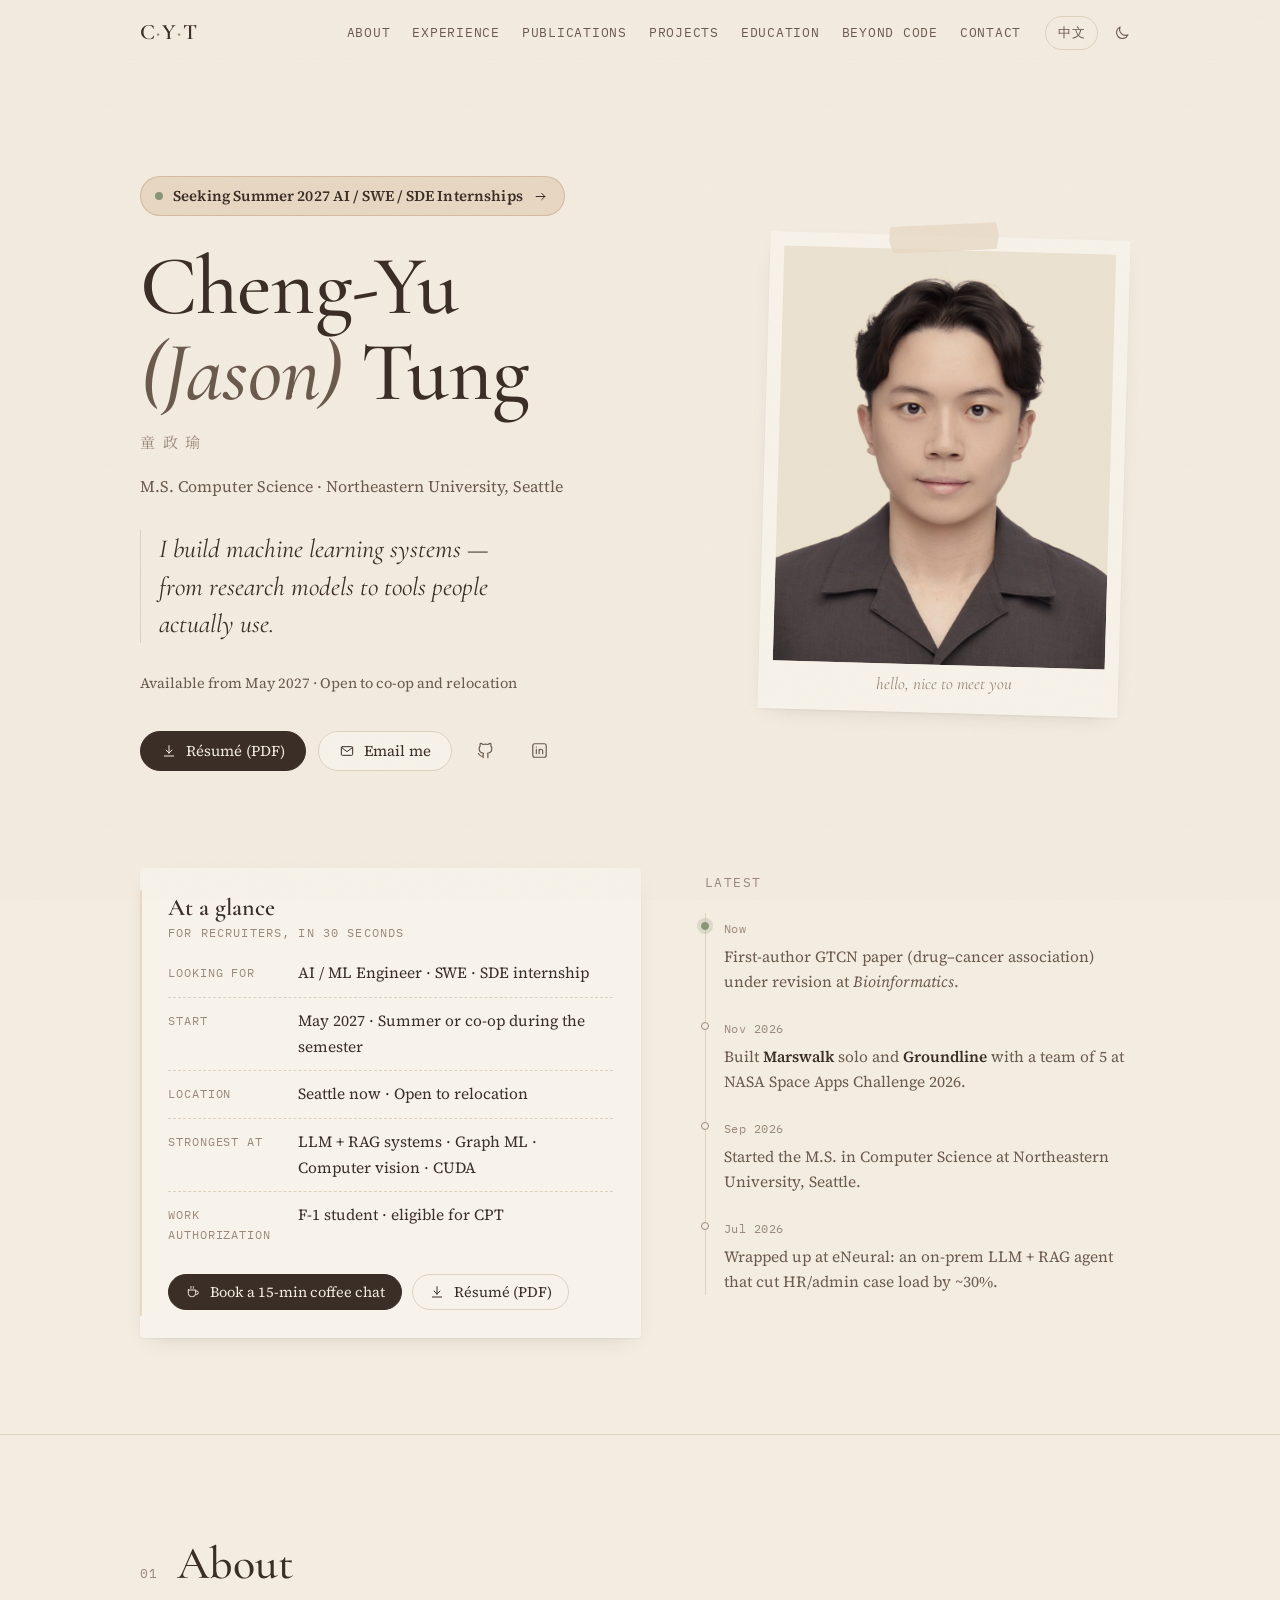
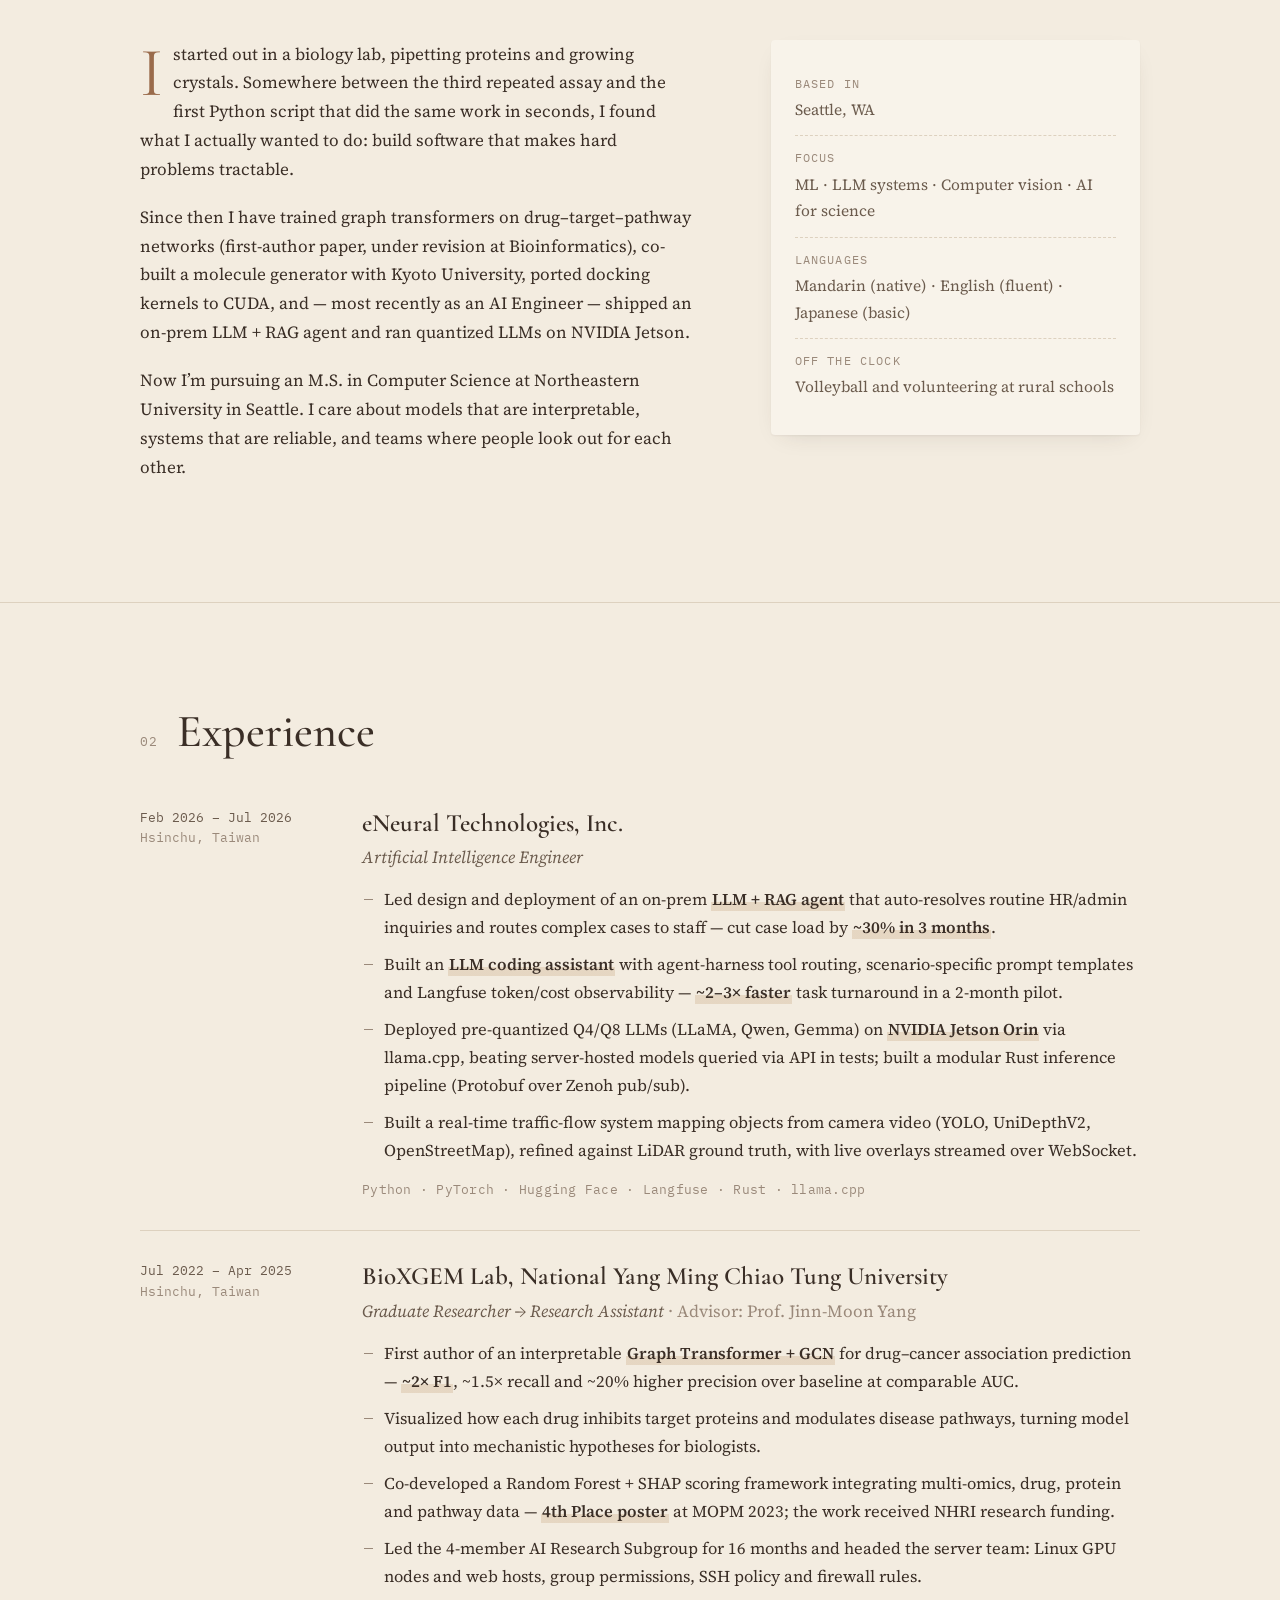
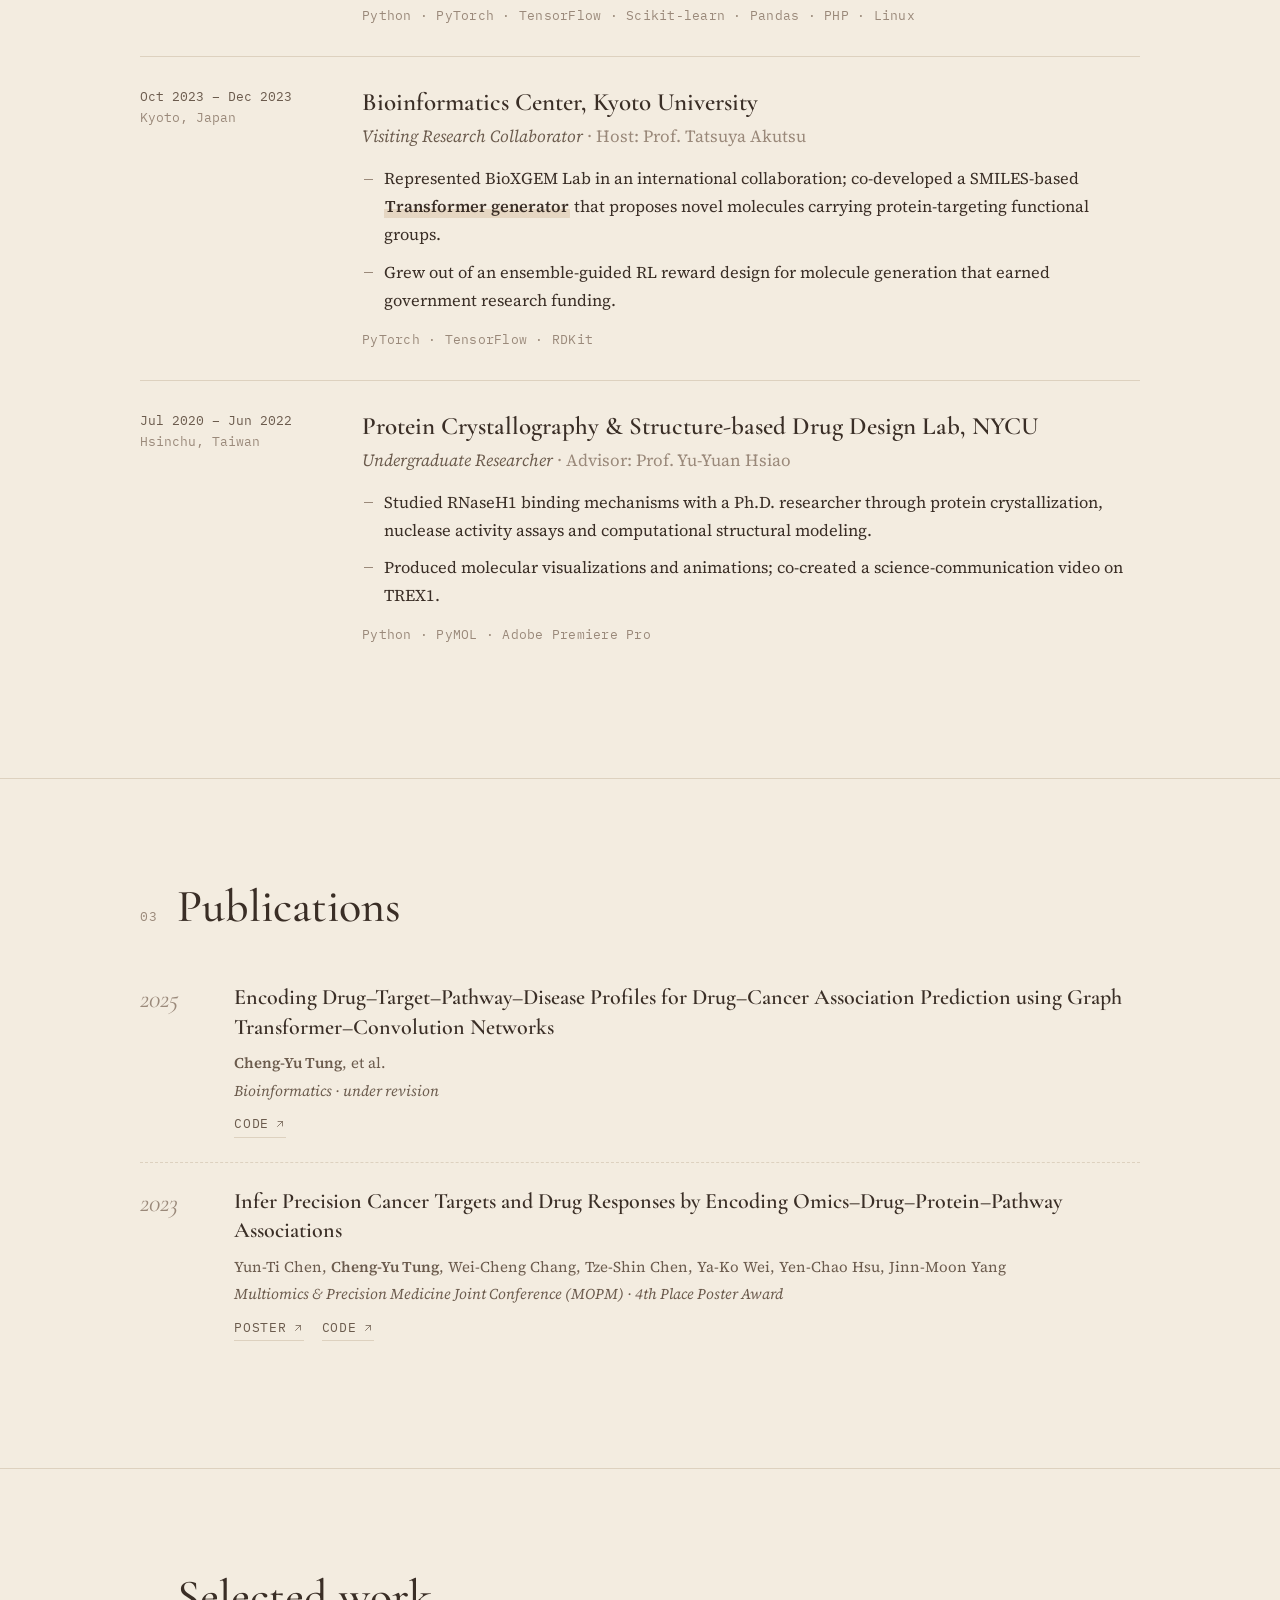
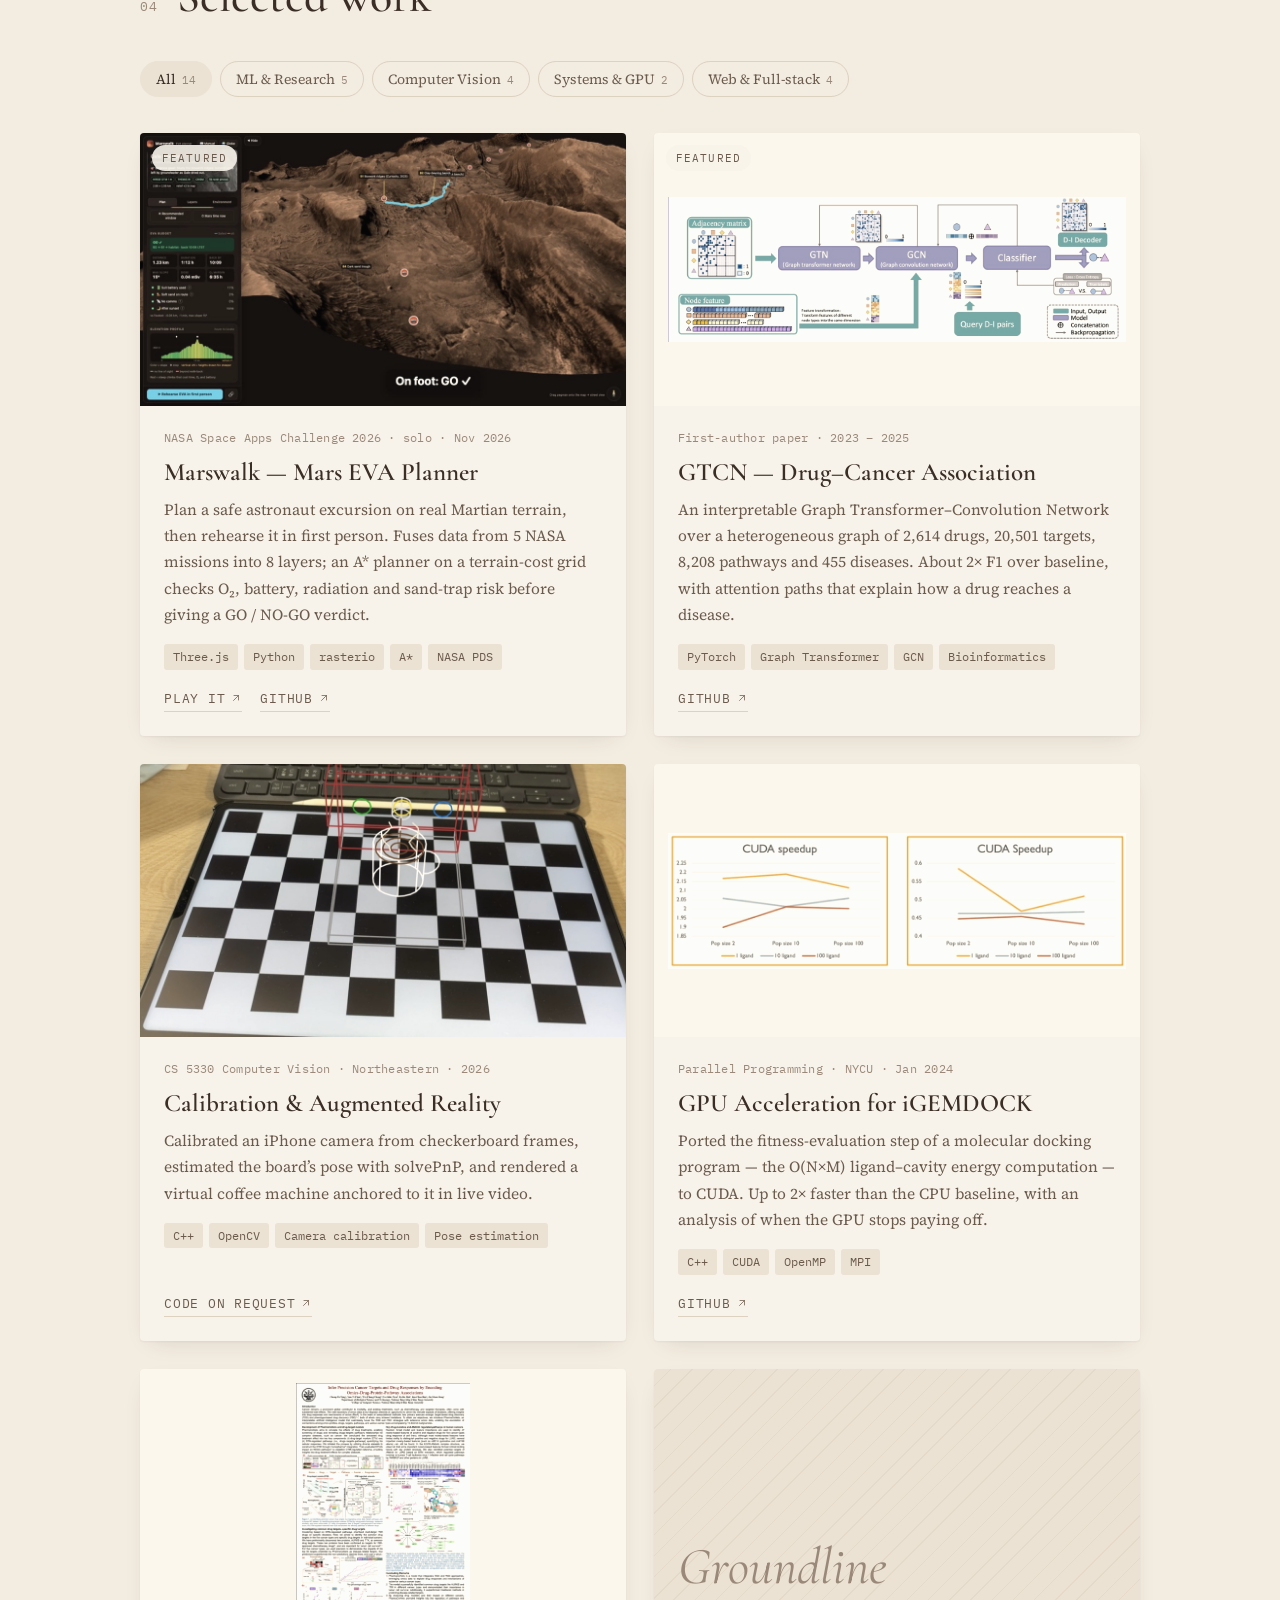
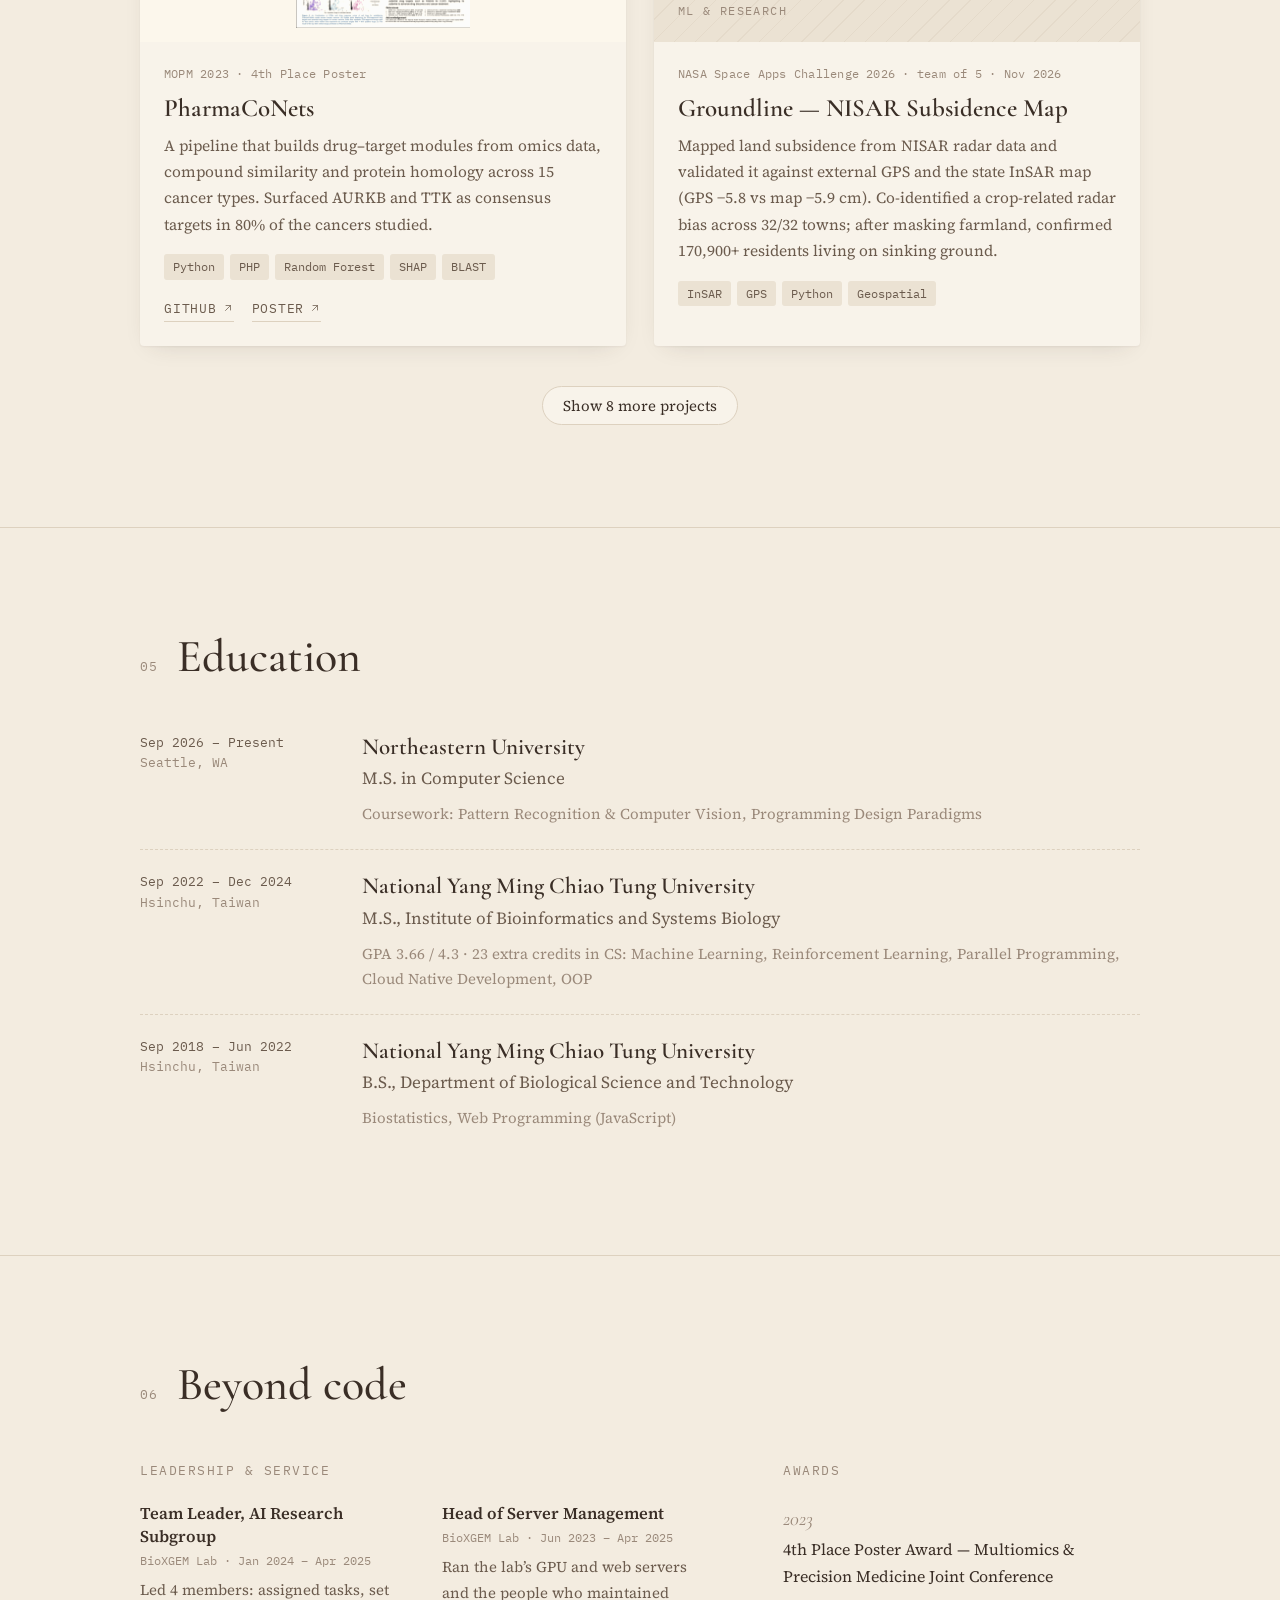
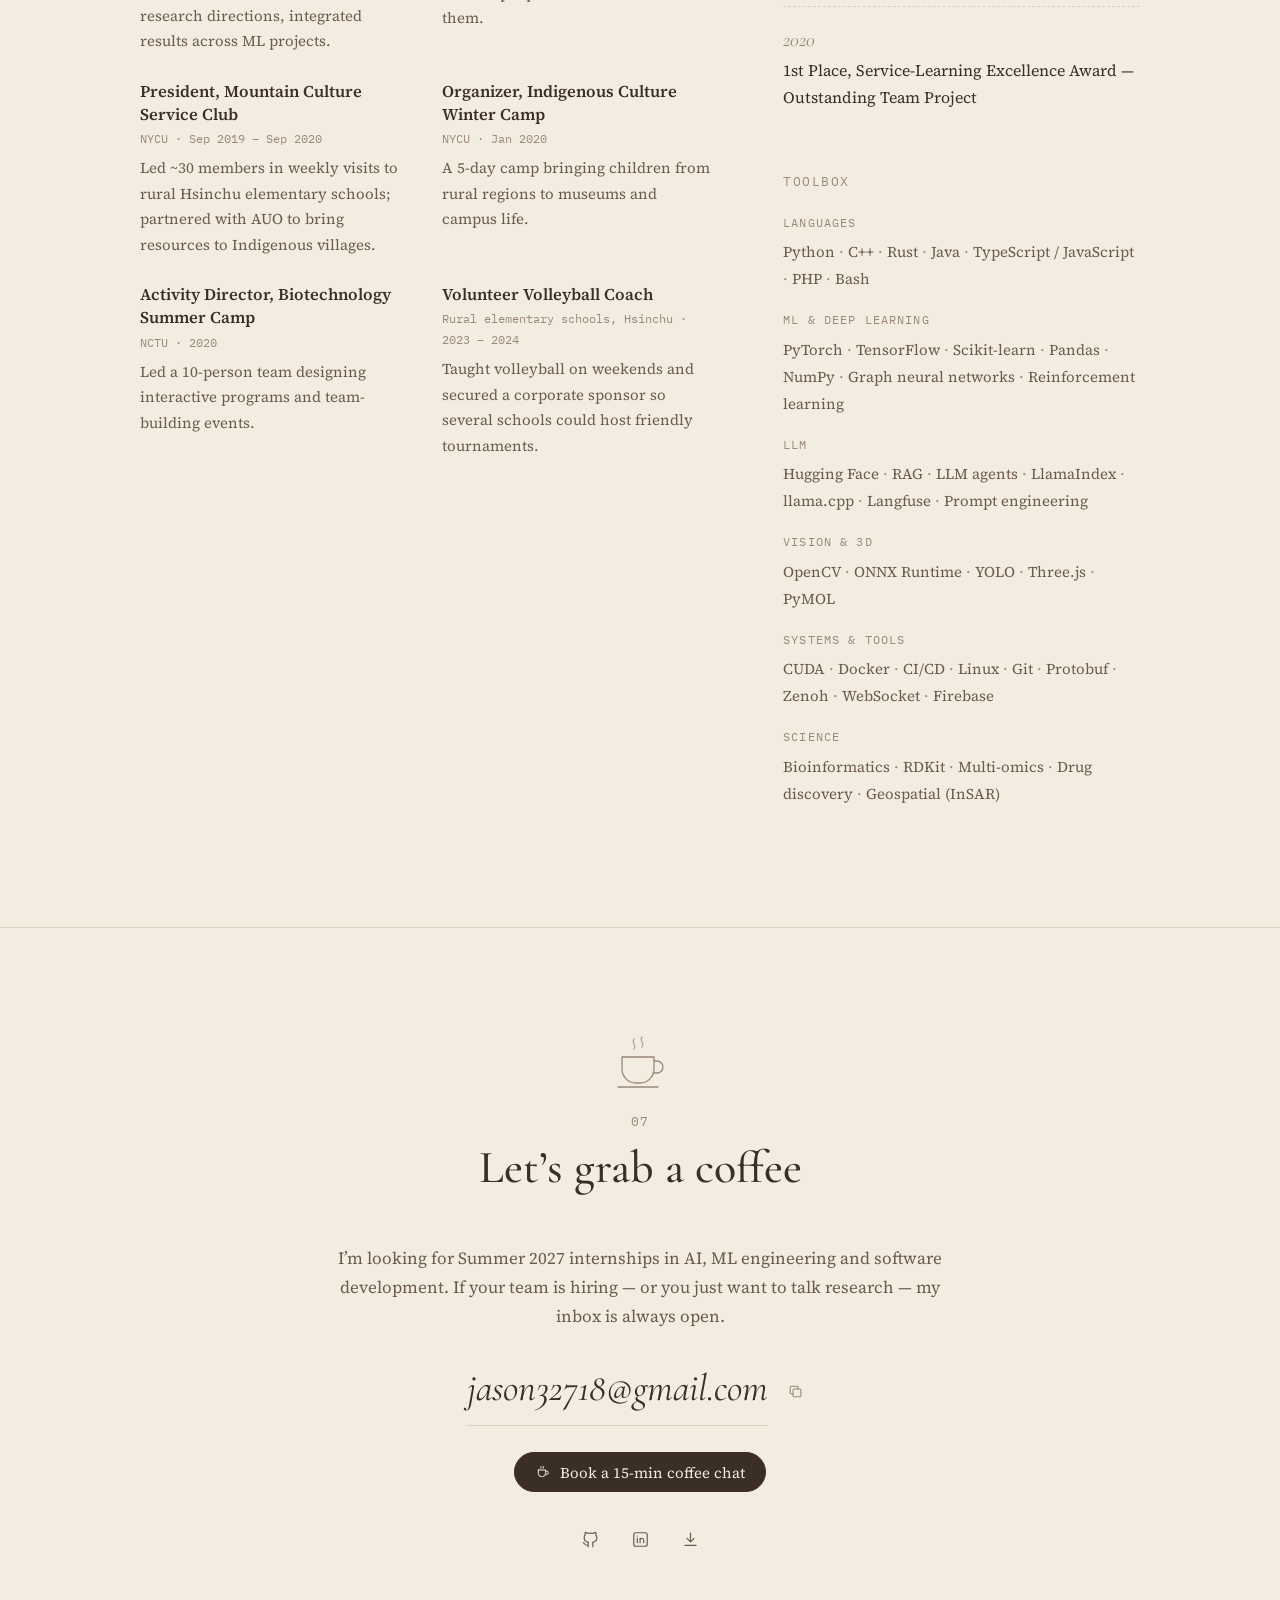
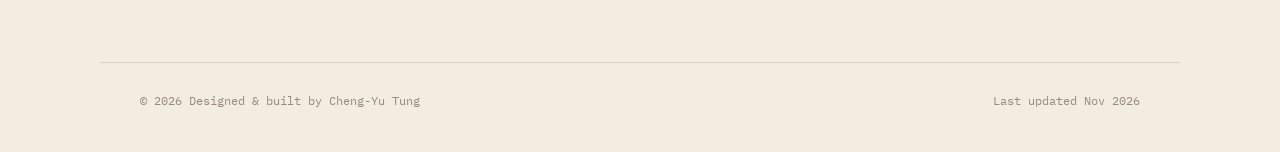
<file: index.html>
<!doctype html>
<html lang="en">
<head>
  <meta charset="utf-8">
  <meta name="viewport" content="width=device-width, initial-scale=1">
  <title>Cheng-Yu (Jason) Tung</title>
  <meta name="description" content="Cheng-Yu (Jason) Tung — M.S. Computer Science student at Northeastern University. Machine learning, LLM systems, computer vision and AI for science.">
  <meta property="og:title" content="Cheng-Yu (Jason) Tung">
  <meta property="og:description" content="Machine learning, LLM systems, computer vision and AI for science.">
  <meta property="og:image" content="assets/img/photo.jpg">
  <meta property="og:type" content="website">
  <link rel="icon" href="assets/favicon.svg" type="image/svg+xml">
  <link rel="preconnect" href="https://fonts.googleapis.com">
  <link rel="preconnect" href="https://fonts.gstatic.com" crossorigin>
  <link href="https://fonts.googleapis.com/css2?family=Cormorant+Garamond:ital,wght@0,500;0,600;1,500&family=IBM+Plex+Mono:wght@400;500&family=Noto+Serif+TC:wght@400;600&family=Source+Serif+4:ital,opsz,wght@0,8..60,400;0,8..60,600;1,8..60,400&display=swap" rel="stylesheet">
  <link rel="stylesheet" href="css/style.css?v=3">
  <script>
    // Set theme and language before first paint to avoid a flash.
    (function () {
      var d = document.documentElement;
      try {
        var t = localStorage.getItem("theme");
        if (t === "light" || t === "dark") d.setAttribute("data-theme", t);
      } catch (e) {}
    })();
  </script>
</head>
<body>
  <a class="skip" href="#main">Skip to content</a>

  <header class="topbar" id="top">
    <div class="topbar__inner">
      <a class="mark" href="#top" aria-label="Home">C<span>·</span>Y<span>·</span>T</a>
      <nav class="nav" id="nav" aria-label="Sections"></nav>
      <div class="topbar__tools">
        <button class="tool tool--lang" id="langBtn" type="button"></button>
        <button class="tool" id="themeBtn" type="button" aria-label="Toggle dark mode">
          <svg class="i-moon" viewBox="0 0 24 24" aria-hidden="true"><path d="M20 14.5A8 8 0 0 1 9.5 4a8 8 0 1 0 10.5 10.5Z"/></svg>
          <svg class="i-sun" viewBox="0 0 24 24" aria-hidden="true"><circle cx="12" cy="12" r="4"/><path d="M12 2v2M12 20v2M4.9 4.9l1.4 1.4M17.7 17.7l1.4 1.4M2 12h2M20 12h2M4.9 19.1l1.4-1.4M17.7 6.3l1.4-1.4"/></svg>
        </button>
        <button class="tool tool--menu" id="menuBtn" type="button" aria-label="Menu" aria-expanded="false">
          <svg viewBox="0 0 24 24" aria-hidden="true"><path d="M4 8h16M4 16h16"/></svg>
        </button>
      </div>
    </div>
  </header>

  <main id="main">
    <section class="hero" id="hero"></section>
    <section class="now" id="now" aria-label="At a glance"></section>
    <section class="section" id="about"></section>
    <section class="section" id="experience"></section>
    <section class="section" id="publications"></section>
    <section class="section" id="projects"></section>
    <section class="section" id="education"></section>
    <section class="section" id="more"></section>
    <section class="section section--contact" id="contact"></section>
  </main>

  <footer class="footer" id="footer"></footer>

  <noscript>
    <p style="padding:2rem;text-align:center">This site needs JavaScript to show its content. Résumé: <a href="assets/Cheng-Yu_Tung_Resume.pdf">PDF</a> · <a href="mailto:jason32718@gmail.com">jason32718@gmail.com</a></p>
  </noscript>

  <script src="js/content.js?v=3"></script>
  <script src="js/main.js?v=3"></script>
</body>
</html>
</file>
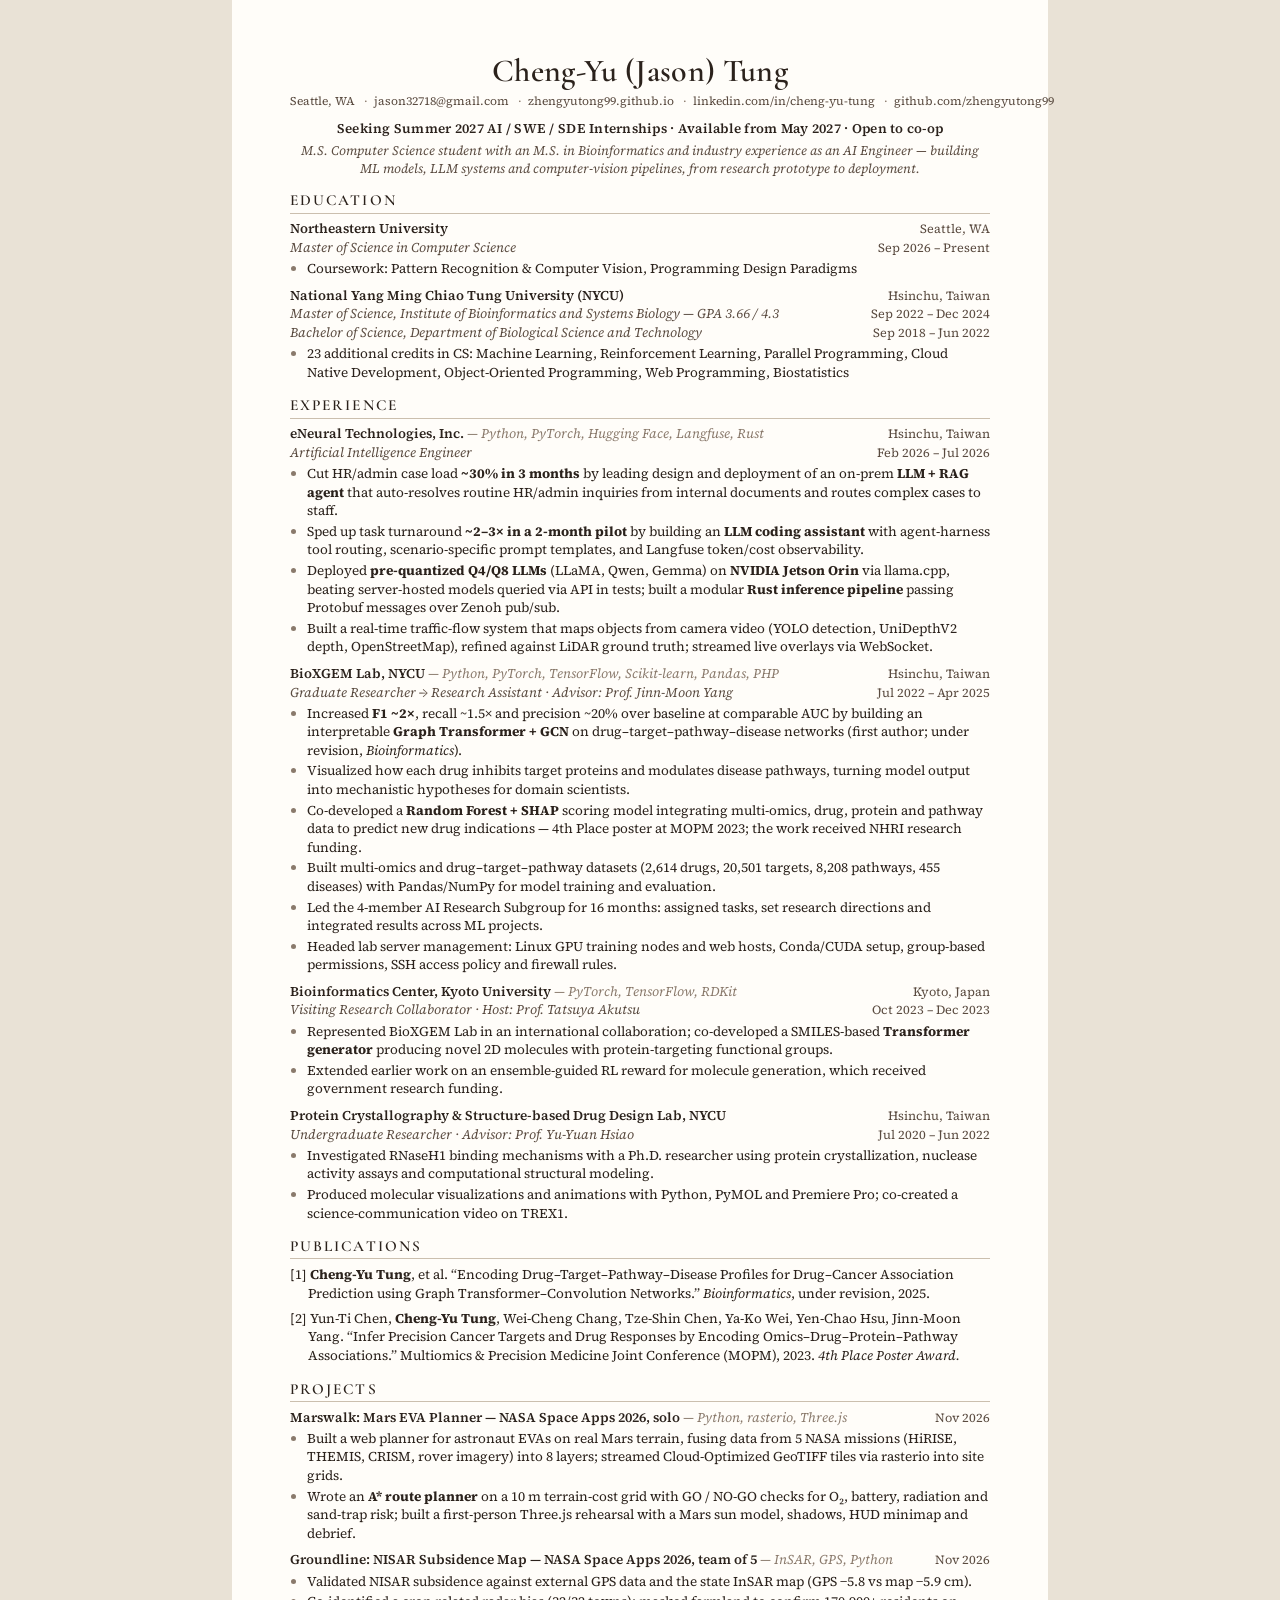
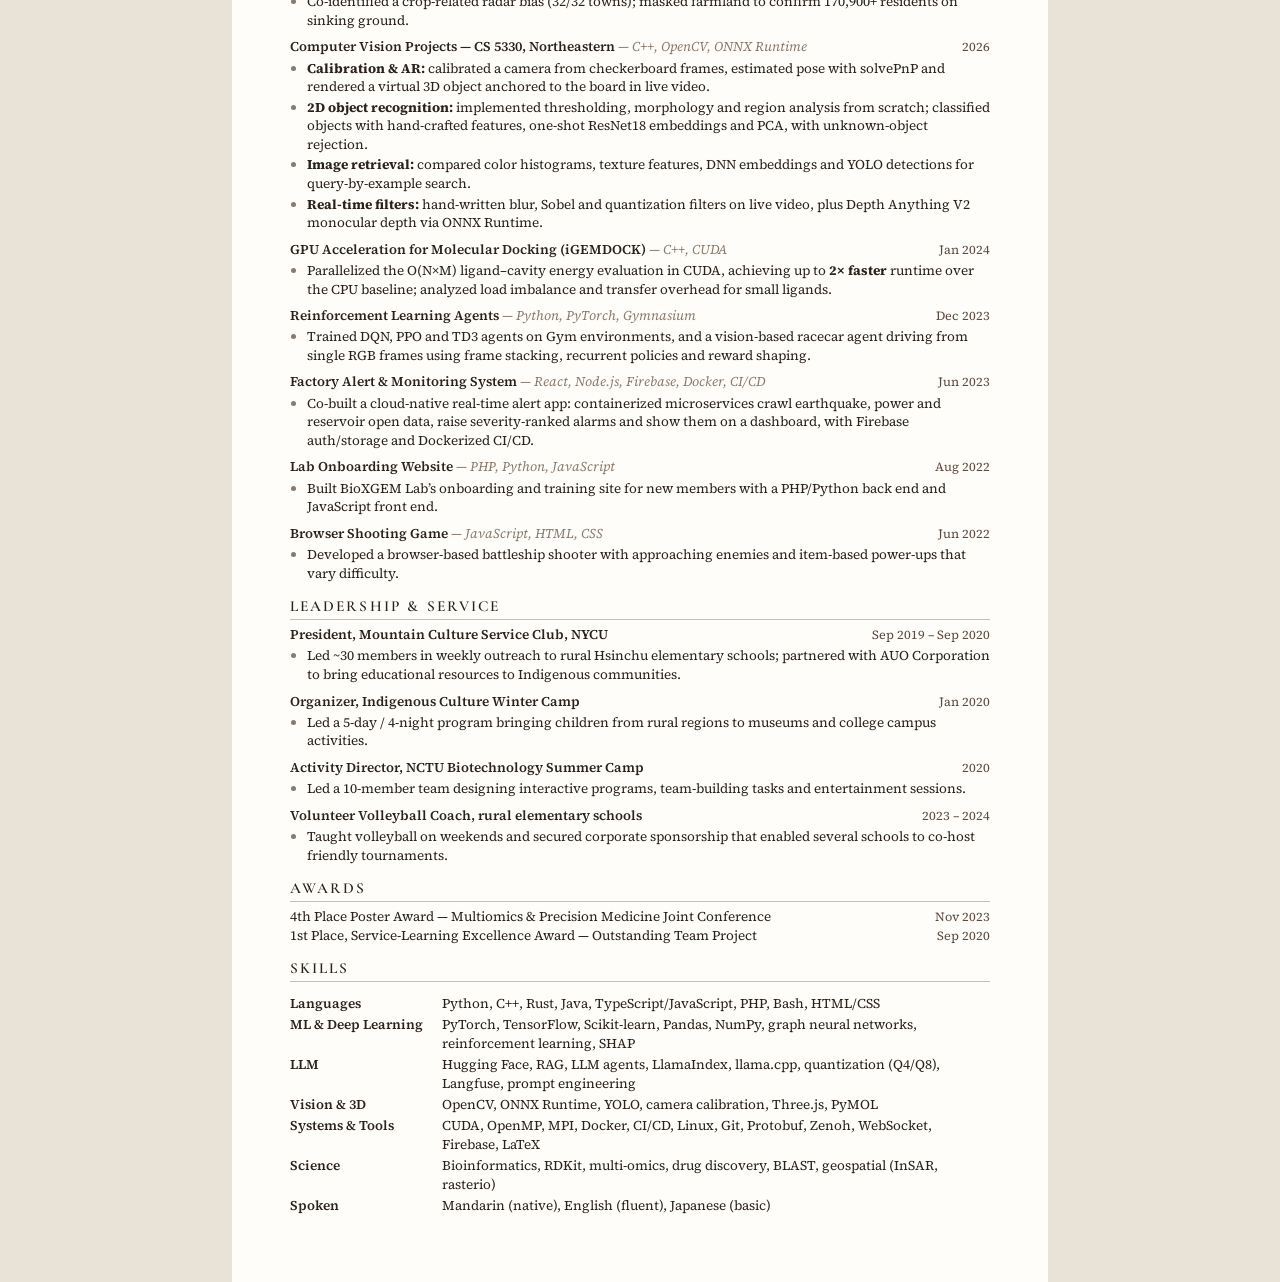
<file: resume.html>
<!doctype html>
<html lang="en">
<head>
<meta charset="utf-8">
<meta name="viewport" content="width=device-width, initial-scale=1">
<title>Cheng-Yu (Jason) Tung — Résumé</title>
<meta name="robots" content="noindex">
<link rel="preconnect" href="https://fonts.googleapis.com">
<link rel="preconnect" href="https://fonts.gstatic.com" crossorigin>
<link href="https://fonts.googleapis.com/css2?family=Cormorant+Garamond:wght@600&family=Source+Serif+4:ital,opsz,wght@0,8..60,400;0,8..60,600;1,8..60,400&display=swap" rel="stylesheet">
<style>
  @page { size: Letter; margin: 0.55in 0.6in 0.55in; }
  :root { --ink: #2b221c; --ink-2: #5a4b40; --ink-3: #8a7a6c; --rule: #cbbfae; }
  * { box-sizing: border-box; }
  html { background: #e9e2d6; }
  body {
    margin: 0 auto; max-width: 8.5in; background: #fffdf9; color: var(--ink);
    font: 10.1pt/1.38 "Source Serif 4", Georgia, serif; padding: 0.55in 0.6in;
  }
  @media print { html, body { background: #fff; } body { padding: 0; max-width: none; } }
  a { color: inherit; text-decoration: none; }
  header { text-align: center; margin-bottom: 8pt; }
  h1 { font: 600 24pt/1.1 "Cormorant Garamond", Georgia, serif; margin: 0; letter-spacing: .01em; }
  .contact { margin-top: 4pt; color: var(--ink-2); font-size: 8.9pt; white-space: nowrap; }
  .contact span + span::before { content: "  ·  "; color: var(--ink-3); white-space: pre; }
  .seeking { margin: 7pt 0 0; font-weight: 600; font-size: 10pt; letter-spacing: .02em; }
  .summary { margin: 3pt 0 0; font-style: italic; color: var(--ink-2); text-align: center; font-size: 9.8pt; }
  h2 {
    font: 600 11.5pt/1 "Cormorant Garamond", Georgia, serif; letter-spacing: .14em; text-transform: uppercase;
    margin: 12pt 0 5pt; padding-bottom: 3pt; border-bottom: 0.6pt solid var(--rule); break-after: avoid;
  }
  .item { margin: 0 0 6pt; break-inside: avoid; }
  .row { display: flex; justify-content: space-between; gap: 12pt; align-items: baseline; }
  .row .l { font-weight: 600; }
  .row .r { color: var(--ink-2); white-space: nowrap; font-size: 9.4pt; }
  .sub { color: var(--ink-2); font-style: italic; }
  .sub .r { font-style: normal; }
  ul { margin: 2pt 0 0; padding-left: 13pt; }
  li { margin: 0 0 1.5pt; }
  li::marker { color: var(--ink-3); }
  .stack { color: var(--ink-3); font-weight: 400; font-style: italic; }
  .skills { display: grid; grid-template-columns: 1.45in 1fr; gap: 2pt 10pt; }
  .skills dt { font-weight: 600; }
  .skills dd { margin: 0; }
  .pub { margin: 0 0 5pt; padding-left: 14pt; text-indent: -14pt; break-inside: avoid; }
</style>
</head>
<body>
<header>
  <h1>Cheng-Yu (Jason) Tung</h1>
  <div class="contact">
    <span>Seattle, WA</span>
    <span><a href="mailto:jason32718@gmail.com">jason32718@gmail.com</a></span>
    <span><a href="https://zhengyutong99.github.io">zhengyutong99.github.io</a></span>
    <span><a href="https://www.linkedin.com/in/cheng-yu-tung">linkedin.com/in/cheng-yu-tung</a></span>
    <span><a href="https://github.com/zhengyutong99">github.com/zhengyutong99</a></span>
  </div>
  <p class="seeking">Seeking Summer 2027 AI / SWE / SDE Internships · Available from May 2027 · Open to co-op</p>
  <p class="summary">M.S. Computer Science student with an M.S. in Bioinformatics and industry experience as an AI Engineer — building ML models, LLM systems and computer-vision pipelines, from research prototype to deployment.</p>
</header>

<h2>Education</h2>
<div class="item">
  <div class="row"><span class="l">Northeastern University</span><span class="r">Seattle, WA</span></div>
  <div class="row sub"><span>Master of Science in Computer Science</span><span class="r">Sep 2026 – Present</span></div>
  <ul><li>Coursework: Pattern Recognition &amp; Computer Vision, Programming Design Paradigms</li></ul>
</div>
<div class="item">
  <div class="row"><span class="l">National Yang Ming Chiao Tung University (NYCU)</span><span class="r">Hsinchu, Taiwan</span></div>
  <div class="row sub"><span>Master of Science, Institute of Bioinformatics and Systems Biology — GPA 3.66 / 4.3</span><span class="r">Sep 2022 – Dec 2024</span></div>
  <div class="row sub"><span>Bachelor of Science, Department of Biological Science and Technology</span><span class="r">Sep 2018 – Jun 2022</span></div>
  <ul><li>23 additional credits in CS: Machine Learning, Reinforcement Learning, Parallel Programming, Cloud Native Development, Object-Oriented Programming, Web Programming, Biostatistics</li></ul>
</div>

<h2>Experience</h2>
<div class="item">
  <div class="row"><span class="l">eNeural Technologies, Inc. <span class="stack">— Python, PyTorch, Hugging Face, Langfuse, Rust</span></span><span class="r">Hsinchu, Taiwan</span></div>
  <div class="row sub"><span>Artificial Intelligence Engineer</span><span class="r">Feb 2026 – Jul 2026</span></div>
  <ul>
    <li>Cut HR/admin case load <b>~30% in 3 months</b> by leading design and deployment of an on-prem <b>LLM + RAG agent</b> that auto-resolves routine HR/admin inquiries from internal documents and routes complex cases to staff.</li>
    <li>Sped up task turnaround <b>~2–3× in a 2-month pilot</b> by building an <b>LLM coding assistant</b> with agent-harness tool routing, scenario-specific prompt templates, and Langfuse token/cost observability.</li>
    <li>Deployed <b>pre-quantized Q4/Q8 LLMs</b> (LLaMA, Qwen, Gemma) on <b>NVIDIA Jetson Orin</b> via llama.cpp, beating server-hosted models queried via API in tests; built a modular <b>Rust inference pipeline</b> passing Protobuf messages over Zenoh pub/sub.</li>
    <li>Built a real-time traffic-flow system that maps objects from camera video (YOLO detection, UniDepthV2 depth, OpenStreetMap), refined against LiDAR ground truth; streamed live overlays via WebSocket.</li>
  </ul>
</div>
<div class="item">
  <div class="row"><span class="l">BioXGEM Lab, NYCU <span class="stack">— Python, PyTorch, TensorFlow, Scikit-learn, Pandas, PHP</span></span><span class="r">Hsinchu, Taiwan</span></div>
  <div class="row sub"><span>Graduate Researcher → Research Assistant · Advisor: Prof. Jinn-Moon Yang</span><span class="r">Jul 2022 – Apr 2025</span></div>
  <ul>
    <li>Increased <b>F1 ~2×</b>, recall ~1.5× and precision ~20% over baseline at comparable AUC by building an interpretable <b>Graph Transformer + GCN</b> on drug–target–pathway–disease networks (first author; under revision, <i>Bioinformatics</i>).</li>
    <li>Visualized how each drug inhibits target proteins and modulates disease pathways, turning model output into mechanistic hypotheses for domain scientists.</li>
    <li>Co-developed a <b>Random Forest + SHAP</b> scoring model integrating multi-omics, drug, protein and pathway data to predict new drug indications — 4th Place poster at MOPM 2023; the work received NHRI research funding.</li>
    <li>Built multi-omics and drug–target–pathway datasets (2,614 drugs, 20,501 targets, 8,208 pathways, 455 diseases) with Pandas/NumPy for model training and evaluation.</li>
    <li>Led the 4-member AI Research Subgroup for 16 months: assigned tasks, set research directions and integrated results across ML projects.</li>
    <li>Headed lab server management: Linux GPU training nodes and web hosts, Conda/CUDA setup, group-based permissions, SSH access policy and firewall rules.</li>
  </ul>
</div>
<div class="item">
  <div class="row"><span class="l">Bioinformatics Center, Kyoto University <span class="stack">— PyTorch, TensorFlow, RDKit</span></span><span class="r">Kyoto, Japan</span></div>
  <div class="row sub"><span>Visiting Research Collaborator · Host: Prof. Tatsuya Akutsu</span><span class="r">Oct 2023 – Dec 2023</span></div>
  <ul>
    <li>Represented BioXGEM Lab in an international collaboration; co-developed a SMILES-based <b>Transformer generator</b> producing novel 2D molecules with protein-targeting functional groups.</li>
    <li>Extended earlier work on an ensemble-guided RL reward for molecule generation, which received government research funding.</li>
  </ul>
</div>
<div class="item">
  <div class="row"><span class="l">Protein Crystallography &amp; Structure-based Drug Design Lab, NYCU</span><span class="r">Hsinchu, Taiwan</span></div>
  <div class="row sub"><span>Undergraduate Researcher · Advisor: Prof. Yu-Yuan Hsiao</span><span class="r">Jul 2020 – Jun 2022</span></div>
  <ul>
    <li>Investigated RNaseH1 binding mechanisms with a Ph.D. researcher using protein crystallization, nuclease activity assays and computational structural modeling.</li>
    <li>Produced molecular visualizations and animations with Python, PyMOL and Premiere Pro; co-created a science-communication video on TREX1.</li>
  </ul>
</div>

<h2>Publications</h2>
<p class="pub">[1] <b>Cheng-Yu Tung</b>, et al. “Encoding Drug–Target–Pathway–Disease Profiles for Drug–Cancer Association Prediction using Graph Transformer–Convolution Networks.” <i>Bioinformatics</i>, under revision, 2025.</p>
<p class="pub">[2] Yun-Ti Chen, <b>Cheng-Yu Tung</b>, Wei-Cheng Chang, Tze-Shin Chen, Ya-Ko Wei, Yen-Chao Hsu, Jinn-Moon Yang. “Infer Precision Cancer Targets and Drug Responses by Encoding Omics–Drug–Protein–Pathway Associations.” Multiomics &amp; Precision Medicine Joint Conference (MOPM), 2023. <i>4th Place Poster Award.</i></p>

<h2>Projects</h2>
<div class="item">
  <div class="row"><span class="l">Marswalk: Mars EVA Planner — NASA Space Apps 2026, solo <span class="stack">— Python, rasterio, Three.js</span></span><span class="r">Nov 2026</span></div>
  <ul>
    <li>Built a web planner for astronaut EVAs on real Mars terrain, fusing data from 5 NASA missions (HiRISE, THEMIS, CRISM, rover imagery) into 8 layers; streamed Cloud-Optimized GeoTIFF tiles via rasterio into site grids.</li>
    <li>Wrote an <b>A* route planner</b> on a 10 m terrain-cost grid with GO / NO-GO checks for O₂, battery, radiation and sand-trap risk; built a first-person Three.js rehearsal with a Mars sun model, shadows, HUD minimap and debrief.</li>
  </ul>
</div>
<div class="item">
  <div class="row"><span class="l">Groundline: NISAR Subsidence Map — NASA Space Apps 2026, team of 5 <span class="stack">— InSAR, GPS, Python</span></span><span class="r">Nov 2026</span></div>
  <ul>
    <li>Validated NISAR subsidence against external GPS data and the state InSAR map (GPS −5.8 vs map −5.9 cm).</li>
    <li>Co-identified a crop-related radar bias (32/32 towns); masked farmland to confirm 170,900+ residents on sinking ground.</li>
  </ul>
</div>
<div class="item">
  <div class="row"><span class="l">Computer Vision Projects — CS 5330, Northeastern <span class="stack">— C++, OpenCV, ONNX Runtime</span></span><span class="r">2026</span></div>
  <ul>
    <li><b>Calibration &amp; AR:</b> calibrated a camera from checkerboard frames, estimated pose with solvePnP and rendered a virtual 3D object anchored to the board in live video.</li>
    <li><b>2D object recognition:</b> implemented thresholding, morphology and region analysis from scratch; classified objects with hand-crafted features, one-shot ResNet18 embeddings and PCA, with unknown-object rejection.</li>
    <li><b>Image retrieval:</b> compared color histograms, texture features, DNN embeddings and YOLO detections for query-by-example search.</li>
    <li><b>Real-time filters:</b> hand-written blur, Sobel and quantization filters on live video, plus Depth Anything V2 monocular depth via ONNX Runtime.</li>
  </ul>
</div>
<div class="item">
  <div class="row"><span class="l">GPU Acceleration for Molecular Docking (iGEMDOCK) <span class="stack">— C++, CUDA</span></span><span class="r">Jan 2024</span></div>
  <ul><li>Parallelized the O(N×M) ligand–cavity energy evaluation in CUDA, achieving up to <b>2× faster</b> runtime over the CPU baseline; analyzed load imbalance and transfer overhead for small ligands.</li></ul>
</div>
<div class="item">
  <div class="row"><span class="l">Reinforcement Learning Agents <span class="stack">— Python, PyTorch, Gymnasium</span></span><span class="r">Dec 2023</span></div>
  <ul><li>Trained DQN, PPO and TD3 agents on Gym environments, and a vision-based racecar agent driving from single RGB frames using frame stacking, recurrent policies and reward shaping.</li></ul>
</div>
<div class="item">
  <div class="row"><span class="l">Factory Alert &amp; Monitoring System <span class="stack">— React, Node.js, Firebase, Docker, CI/CD</span></span><span class="r">Jun 2023</span></div>
  <ul><li>Co-built a cloud-native real-time alert app: containerized microservices crawl earthquake, power and reservoir open data, raise severity-ranked alarms and show them on a dashboard, with Firebase auth/storage and Dockerized CI/CD.</li></ul>
</div>
<div class="item">
  <div class="row"><span class="l">Lab Onboarding Website <span class="stack">— PHP, Python, JavaScript</span></span><span class="r">Aug 2022</span></div>
  <ul><li>Built BioXGEM Lab’s onboarding and training site for new members with a PHP/Python back end and JavaScript front end.</li></ul>
</div>
<div class="item">
  <div class="row"><span class="l">Browser Shooting Game <span class="stack">— JavaScript, HTML, CSS</span></span><span class="r">Jun 2022</span></div>
  <ul><li>Developed a browser-based battleship shooter with approaching enemies and item-based power-ups that vary difficulty.</li></ul>
</div>

<h2>Leadership &amp; Service</h2>
<div class="item">
  <div class="row"><span class="l">President, Mountain Culture Service Club, NYCU</span><span class="r">Sep 2019 – Sep 2020</span></div>
  <ul><li>Led ~30 members in weekly outreach to rural Hsinchu elementary schools; partnered with AUO Corporation to bring educational resources to Indigenous communities.</li></ul>
</div>
<div class="item">
  <div class="row"><span class="l">Organizer, Indigenous Culture Winter Camp</span><span class="r">Jan 2020</span></div>
  <ul><li>Led a 5-day / 4-night program bringing children from rural regions to museums and college campus activities.</li></ul>
</div>
<div class="item">
  <div class="row"><span class="l">Activity Director, NCTU Biotechnology Summer Camp</span><span class="r">2020</span></div>
  <ul><li>Led a 10-member team designing interactive programs, team-building tasks and entertainment sessions.</li></ul>
</div>
<div class="item">
  <div class="row"><span class="l">Volunteer Volleyball Coach, rural elementary schools</span><span class="r">2023 – 2024</span></div>
  <ul><li>Taught volleyball on weekends and secured corporate sponsorship that enabled several schools to co-host friendly tournaments.</li></ul>
</div>

<h2>Awards</h2>
<div class="item">
  <div class="row"><span>4th Place Poster Award — Multiomics &amp; Precision Medicine Joint Conference</span><span class="r">Nov 2023</span></div>
  <div class="row"><span>1st Place, Service-Learning Excellence Award — Outstanding Team Project</span><span class="r">Sep 2020</span></div>
</div>

<h2>Skills</h2>
<dl class="skills">
  <dt>Languages</dt><dd>Python, C++, Rust, Java, TypeScript/JavaScript, PHP, Bash, HTML/CSS</dd>
  <dt>ML &amp; Deep Learning</dt><dd>PyTorch, TensorFlow, Scikit-learn, Pandas, NumPy, graph neural networks, reinforcement learning, SHAP</dd>
  <dt>LLM</dt><dd>Hugging Face, RAG, LLM agents, LlamaIndex, llama.cpp, quantization (Q4/Q8), Langfuse, prompt engineering</dd>
  <dt>Vision &amp; 3D</dt><dd>OpenCV, ONNX Runtime, YOLO, camera calibration, Three.js, PyMOL</dd>
  <dt>Systems &amp; Tools</dt><dd>CUDA, OpenMP, MPI, Docker, CI/CD, Linux, Git, Protobuf, Zenoh, WebSocket, Firebase, LaTeX</dd>
  <dt>Science</dt><dd>Bioinformatics, RDKit, multi-omics, drug discovery, BLAST, geospatial (InSAR, rasterio)</dd>
  <dt>Spoken</dt><dd>Mandarin (native), English (fluent), Japanese (basic)</dd>
</dl>
</body>
</html>
</file>
<file: css/style.css>
/* ============================================================
   Palette: paper, coffee, milk. Everything stays low-contrast
   except body text, which must stay readable.
   ============================================================ */
:root {
  --paper: #f3ece0;
  --paper-2: #ebe2d3;
  --card: #f8f3ea;
  --ink: #3a2e26;
  --ink-2: #6b5b4d;
  --ink-3: #9a897a;
  --line: #ddd1bf;
  --accent: #9a6b4b;        /* caramel */
  --accent-soft: #e8d8c3;   /* milk foam */
  --marker: rgba(196, 160, 120, 0.28);
  --sage: #8a9578;
  --dusty: #8f9ca3;
  --rose: #b98d84;
  --shadow: 0 1px 2px rgba(58, 46, 38, 0.05), 0 8px 24px -12px rgba(58, 46, 38, 0.18);
  --img-filter: sepia(0.14) saturate(0.82) contrast(0.96) brightness(1.01);
  --grain-opacity: 0.35;

  --f-display: "Cormorant Garamond", "Noto Serif TC", Georgia, serif;
  --f-body: "Source Serif 4", "Noto Serif TC", Georgia, serif;
  --f-mono: "IBM Plex Mono", ui-monospace, "SFMono-Regular", Menlo, monospace;

  --wrap: 1080px;
  --gutter: clamp(16px, 4vw, 40px);
  color-scheme: light;
}

@media (prefers-color-scheme: dark) {
  :root:not([data-theme="light"]) {
    --paper: #211a15;
    --paper-2: #2b231d;
    --card: #271f19;
    --ink: #ece2d3;
    --ink-2: #bcab97;
    --ink-3: #8a7967;
    --line: #3d3229;
    --accent: #c99c76;
    --accent-soft: #3a2e24;
    --marker: rgba(201, 156, 118, 0.22);
    --shadow: 0 1px 2px rgba(0, 0, 0, 0.3), 0 10px 30px -14px rgba(0, 0, 0, 0.6);
    --img-filter: sepia(0.18) saturate(0.75) brightness(0.9) contrast(0.95);
    --grain-opacity: 0.18;
    color-scheme: dark;
  }
}
:root[data-theme="dark"] {
  --paper: #211a15;
  --paper-2: #2b231d;
  --card: #271f19;
  --ink: #ece2d3;
  --ink-2: #bcab97;
  --ink-3: #8a7967;
  --line: #3d3229;
  --accent: #c99c76;
  --accent-soft: #3a2e24;
  --marker: rgba(201, 156, 118, 0.22);
  --shadow: 0 1px 2px rgba(0, 0, 0, 0.3), 0 10px 30px -14px rgba(0, 0, 0, 0.6);
  --img-filter: sepia(0.18) saturate(0.75) brightness(0.9) contrast(0.95);
  --grain-opacity: 0.18;
  color-scheme: dark;
}

/* ---------- base ---------- */
*, *::before, *::after { box-sizing: border-box; }
html { scroll-behavior: smooth; scroll-padding-top: 72px; -webkit-text-size-adjust: 100%; }
body {
  margin: 0;
  background: var(--paper);
  color: var(--ink);
  font-family: var(--f-body);
  font-size: 17px;
  line-height: 1.7;
  font-optical-sizing: auto;
  -webkit-font-smoothing: antialiased;
  overflow-x: hidden;
  transition: background-color .4s ease, color .4s ease;
}
/* paper grain */
body::before {
  content: "";
  position: fixed;
  inset: 0;
  pointer-events: none;
  z-index: 100;
  opacity: var(--grain-opacity);
  mix-blend-mode: multiply;
  background-image: url("data:image/svg+xml;utf8,<svg xmlns='http://www.w3.org/2000/svg' width='180' height='180'><filter id='n'><feTurbulence type='fractalNoise' baseFrequency='.9' numOctaves='2' stitchTiles='stitch'/><feColorMatrix values='0 0 0 0 .35  0 0 0 0 .27  0 0 0 0 .2  0 0 0 .09 0'/></filter><rect width='100%' height='100%' filter='url(%23n)'/></svg>");
}
:root[lang="zh-Hant"] body { letter-spacing: 0.02em; line-height: 1.85; }

a { color: inherit; text-decoration-color: var(--line); text-underline-offset: 3px; transition: color .2s, text-decoration-color .2s; }
a:hover { color: var(--accent); text-decoration-color: currentColor; }
img { max-width: 100%; display: block; }
b, strong { font-weight: 600; }
::selection { background: var(--accent-soft); color: var(--ink); }
:focus-visible { outline: 1.5px dashed var(--accent); outline-offset: 3px; border-radius: 2px; }

.skip { position: absolute; left: -999px; top: 8px; background: var(--card); padding: 6px 12px; z-index: 200; }
.skip:focus { left: 8px; }

.wrap { max-width: var(--wrap); margin: 0 auto; padding: 0 var(--gutter); }

/* ---------- top bar ---------- */
.topbar {
  position: sticky; top: 0; z-index: 50;
  background: color-mix(in srgb, var(--paper) 86%, transparent);
  backdrop-filter: blur(10px);
  -webkit-backdrop-filter: blur(10px);
  border-bottom: 1px solid transparent;
  transition: border-color .3s, background-color .4s;
}
.topbar.is-scrolled { border-bottom-color: var(--line); }
.topbar__inner {
  max-width: var(--wrap); margin: 0 auto; padding: 14px var(--gutter);
  display: flex; align-items: center; gap: 24px;
}
.mark {
  font-family: var(--f-display); font-size: 22px; font-weight: 600; text-decoration: none; letter-spacing: .02em;
}
.mark span { color: var(--ink-3); margin: 0 1px; }
.nav { display: flex; gap: 22px; margin-left: auto; }
.nav a {
  font-family: var(--f-mono); font-size: 12.5px; letter-spacing: .06em; text-transform: uppercase;
  text-decoration: none; color: var(--ink-2); position: relative; padding: 4px 0;
}
:root[lang="zh-Hant"] .nav a { font-family: var(--f-body); font-size: 14.5px; letter-spacing: .12em; }
.nav a::after {
  content: ""; position: absolute; left: 0; right: 0; bottom: -1px; height: 1px;
  background: currentColor; transform: scaleX(0); transform-origin: left; transition: transform .3s ease;
}
.nav a:hover::after, .nav a.is-active::after { transform: scaleX(1); }
.nav a.is-active { color: var(--ink); }
.topbar__tools { display: flex; align-items: center; gap: 6px; }
.tool {
  appearance: none; border: 1px solid transparent; background: transparent; color: var(--ink-2);
  height: 34px; min-width: 34px; padding: 0 8px; border-radius: 999px; cursor: pointer;
  display: inline-flex; align-items: center; justify-content: center;
  font: 500 12.5px var(--f-mono); letter-spacing: .04em;
  transition: background-color .2s, color .2s, border-color .2s;
}
.tool:hover { background: var(--paper-2); color: var(--ink); }
.tool--lang { border-color: var(--line); padding: 0 12px; }
.tool svg { width: 18px; height: 18px; fill: none; stroke: currentColor; stroke-width: 1.5; stroke-linecap: round; stroke-linejoin: round; }
.i-sun { display: none; }
:root[data-theme="dark"] .i-sun { display: block; }
:root[data-theme="dark"] .i-moon { display: none; }
@media (prefers-color-scheme: dark) {
  :root:not([data-theme="light"]) .i-sun { display: block; }
  :root:not([data-theme="light"]) .i-moon { display: none; }
}
.tool--menu { display: none; }

/* ---------- hero ---------- */
.hero__text, .portrait { animation: rise .7s cubic-bezier(.2,.7,.2,1) both; }
.portrait { animation-delay: .12s; }
@keyframes rise { from { opacity: 0; transform: translateY(10px); } to { opacity: 1; transform: none; } }
.hero { padding: clamp(48px, 9vw, 110px) 0 clamp(56px, 8vw, 96px); }
.hero__grid {
  display: grid; grid-template-columns: minmax(0, 1.35fr) minmax(0, 1fr);
  gap: clamp(32px, 6vw, 80px); align-items: center;
}
.eyebrow {
  font-family: var(--f-mono); font-size: 12.5px; letter-spacing: .14em; text-transform: uppercase;
  color: var(--ink-3); margin: 0 0 22px; display: flex; align-items: center; gap: 12px;
}
.eyebrow::before { content: ""; width: 28px; height: 1px; background: var(--ink-3); }
.seeking {
  display: inline-flex; align-items: center; gap: 10px; margin: 0 0 28px; padding: 9px 16px 9px 14px;
  border-radius: 999px; background: var(--accent-soft); color: var(--ink); text-decoration: none;
  font-size: 15px; font-weight: 600; letter-spacing: .01em; line-height: 1.3;
  border: 1px solid color-mix(in srgb, var(--accent) 28%, transparent);
  transition: background-color .25s, transform .25s;
}
.seeking:hover { color: var(--ink); transform: translateY(-1px); background: color-mix(in srgb, var(--accent-soft) 80%, var(--accent)); }
.seeking svg { width: 15px; height: 15px; fill: none; stroke: currentColor; stroke-width: 1.6; stroke-linecap: round; stroke-linejoin: round; transition: transform .25s; }
.seeking:hover svg { transform: translateX(2px); }
.seeking__dot {
  width: 8px; height: 8px; border-radius: 50%; background: var(--sage); flex: none;
  box-shadow: 0 0 0 0 color-mix(in srgb, var(--sage) 50%, transparent); animation: pulse 2.4s ease-out infinite;
}
@keyframes pulse { 0% { box-shadow: 0 0 0 0 color-mix(in srgb, var(--sage) 45%, transparent); } 70%, 100% { box-shadow: 0 0 0 8px transparent; } }
:root[lang="zh-Hant"] .seeking { letter-spacing: .06em; }
.hero__name {
  font-family: var(--f-display); font-weight: 500;
  font-size: clamp(44px, 7.4vw, 84px); line-height: 1.02; letter-spacing: -.01em; margin: 0;
}
.hero__name em { font-style: italic; color: var(--ink-2); font-weight: 500; }
.hero__zh {
  font-family: "Noto Serif TC", serif; font-size: 15px; letter-spacing: .5em; color: var(--ink-3);
  margin-top: 14px;
}
.hero__role { margin: 18px 0 0; color: var(--ink-2); font-size: 16px; }
.hero__tagline {
  font-family: var(--f-display); font-style: italic; font-size: clamp(21px, 2.4vw, 26px);
  line-height: 1.45; color: var(--ink); margin: 30px 0 0; max-width: 34ch;
  padding-left: 18px; border-left: 1px solid var(--line);
}
:root[lang="zh-Hant"] .hero__tagline { font-family: "Noto Serif TC", serif; font-style: normal; font-size: clamp(17px, 1.9vw, 20px); line-height: 1.9; max-width: 26em; }
.hero__status {
  margin: 28px 0 0; font-size: 14.5px; color: var(--ink-2); display: flex; align-items: center; gap: 10px;
}

.hero__actions { display: flex; flex-wrap: wrap; align-items: center; gap: 12px; margin-top: 34px; }

.btn {
  display: inline-flex; align-items: center; gap: 9px; text-decoration: none;
  padding: 11px 20px; border-radius: 999px; font-size: 15px; line-height: 1;
  border: 1px solid var(--line); color: var(--ink); background: var(--card);
  transition: background-color .25s, border-color .25s, transform .25s, color .25s;
}
.btn:hover { color: var(--ink); border-color: var(--ink-3); transform: translateY(-1px); }
.btn--primary { background: var(--ink); color: var(--paper); border-color: var(--ink); }
.btn--primary:hover { color: var(--paper); background: color-mix(in srgb, var(--ink) 88%, var(--accent)); border-color: transparent; }
.btn svg, .icon-link svg, .link-arrow svg { width: 16px; height: 16px; fill: none; stroke: currentColor; stroke-width: 1.5; stroke-linecap: round; stroke-linejoin: round; flex: none; }
.icon-link {
  width: 42px; height: 42px; border-radius: 50%; display: inline-flex; align-items: center; justify-content: center;
  color: var(--ink-2); border: 1px solid transparent; transition: all .25s;
}
.icon-link:hover { border-color: var(--line); color: var(--ink); background: var(--card); }
.icon-link svg { width: 19px; height: 19px; }

/* photo: a print taped onto the page */
.portrait { position: relative; justify-self: center; width: min(100%, 360px); }
.portrait__frame {
  background: var(--card); padding: 14px 14px 48px; box-shadow: var(--shadow);
  transform: rotate(1.6deg); transition: transform .6s cubic-bezier(.2,.7,.2,1);
}
.portrait:hover .portrait__frame { transform: rotate(0deg); }
.portrait__img {
  aspect-ratio: 4 / 5; overflow: hidden;
  background: var(--paper-2);
}
.portrait__img img {
  width: 100%; height: 100%; object-fit: cover;
  mix-blend-mode: multiply;          /* white studio backdrop becomes paper */
  filter: sepia(.12) saturate(.88);
}
:root[data-theme="dark"] .portrait__img { background: #e9dfcf; }
@media (prefers-color-scheme: dark) { :root:not([data-theme="light"]) .portrait__img { background: #e9dfcf; } }
.portrait__caption {
  position: absolute; left: 0; right: 0; bottom: 14px; text-align: center;
  font-family: var(--f-display); font-style: italic; font-size: 17px; color: var(--ink-3);
}
.portrait__tape {
  position: absolute; top: -12px; left: 50%; width: 110px; height: 28px; transform: translateX(-50%) rotate(-3deg);
  background: color-mix(in srgb, var(--accent-soft) 80%, transparent);
  box-shadow: 0 1px 2px rgba(0,0,0,.06); opacity: .9; z-index: 2;
  clip-path: polygon(2% 0, 98% 4%, 100% 50%, 97% 100%, 3% 96%, 0 50%);
}

/* ---------- sections ---------- */
.section { padding: clamp(56px, 8vw, 104px) 0; border-top: 1px solid var(--line); }
.section__head { display: flex; align-items: baseline; gap: 18px; margin-bottom: clamp(32px, 4vw, 52px); }
.section__num { font-family: var(--f-mono); font-size: 12.5px; color: var(--ink-3); letter-spacing: .1em; }
.section__title {
  font-family: var(--f-display); font-weight: 500; font-size: clamp(32px, 4.4vw, 46px); line-height: 1.1; margin: 0;
}
:root[lang="zh-Hant"] .section__title { font-family: "Noto Serif TC", serif; font-weight: 600; font-size: clamp(26px, 3.4vw, 34px); letter-spacing: .08em; }
.subhead {
  font-family: var(--f-mono); font-size: 12.5px; letter-spacing: .12em; text-transform: uppercase; color: var(--ink-3);
  margin: 0 0 20px; font-weight: 400;
}
:root[lang="zh-Hant"] .subhead { font-family: var(--f-body); font-size: 14px; letter-spacing: .2em; }

/* about */
.about { display: grid; grid-template-columns: minmax(0, 1.5fr) minmax(0, 1fr); gap: clamp(32px, 6vw, 80px); }
.about__text p { margin: 0 0 1.1em; color: var(--ink); }
.about__text p:first-child::first-letter {
  font-family: var(--f-display); float: left; font-size: 4.1em; line-height: .8; padding: 6px 10px 0 0; color: var(--accent);
}
:root[lang="zh-Hant"] .about__text p:first-child::first-letter { font-family: "Noto Serif TC", serif; font-size: 2.6em; line-height: 1; padding-top: 4px; }
.facts { margin: 0; padding: 22px 24px; background: var(--card); border-radius: 4px; box-shadow: var(--shadow); align-self: start; }
.facts div { padding: 12px 0; border-bottom: 1px dashed var(--line); }
.facts div:last-child { border-bottom: 0; }
.facts dt { font-family: var(--f-mono); font-size: 11.5px; letter-spacing: .1em; text-transform: uppercase; color: var(--ink-3); }
:root[lang="zh-Hant"] .facts dt { font-family: var(--f-body); font-size: 13px; letter-spacing: .15em; }
.facts dd { margin: 4px 0 0; font-size: 15.5px; color: var(--ink-2); }

/* experience timeline */
.timeline { list-style: none; margin: 0; padding: 0; }
.job { display: grid; grid-template-columns: 190px minmax(0, 1fr); gap: 32px; padding: 30px 0; border-bottom: 1px solid var(--line); }
.job:first-child { padding-top: 0; }
.job:last-child { border-bottom: 0; }
.job__when { font-family: var(--f-mono); font-size: 13px; color: var(--ink-2); line-height: 1.6; }
.job__when span { display: block; color: var(--ink-3); }
.job__org { font-family: var(--f-display); font-size: 25px; font-weight: 600; line-height: 1.25; margin: 0; }
:root[lang="zh-Hant"] .job__org { font-size: 23px; }
.job__role { margin: 4px 0 0; color: var(--ink-2); font-style: italic; }
:root[lang="zh-Hant"] .job__role { font-style: normal; }
.job__note { color: var(--ink-3); font-style: normal; }
.job ul { margin: 14px 0 0; padding: 0; list-style: none; }
.job li { position: relative; padding-left: 22px; margin: 0 0 9px; color: var(--ink); font-size: 16.5px; }
.job li::before { content: ""; position: absolute; left: 2px; top: .8em; width: 9px; height: 1px; background: var(--ink-3); }
.job li b, .card__desc b { background: linear-gradient(transparent 62%, var(--marker) 62%); padding: 0 1px; }
.stack { margin: 14px 0 0; font-family: var(--f-mono); font-size: 12.5px; color: var(--ink-3); letter-spacing: .02em; }

/* publications */
.pubs { list-style: none; margin: 0; padding: 0; counter-reset: pub; }
.pub { display: grid; grid-template-columns: 70px minmax(0, 1fr); gap: 24px; padding: 24px 0; border-bottom: 1px dashed var(--line); }
.pub:first-child { padding-top: 0; }
.pub:last-child { border-bottom: 0; }
.pub__year { font-family: var(--f-display); font-size: 26px; font-style: italic; color: var(--ink-3); line-height: 1.2; }
.pub__title { font-family: var(--f-display); font-size: 22px; font-weight: 600; line-height: 1.35; margin: 0; }
.pub__authors { margin: 8px 0 0; font-size: 15px; color: var(--ink-2); }
.pub__venue { margin: 2px 0 0; font-size: 15px; color: var(--ink-2); font-style: italic; }
.pub__links { margin-top: 10px; display: flex; gap: 18px; flex-wrap: wrap; }

.link-arrow {
  display: inline-flex; align-items: center; gap: 5px; font-family: var(--f-mono); font-size: 12.5px;
  letter-spacing: .06em; text-transform: uppercase; color: var(--ink-2); text-decoration: none;
  border-bottom: 1px solid var(--line); padding-bottom: 2px;
}
.link-arrow svg { width: 12px; height: 12px; transition: transform .2s; }
.link-arrow:hover { border-color: var(--accent); }
.link-arrow:hover svg { transform: translate(2px, -2px); }

/* projects */
.filters { display: flex; flex-wrap: wrap; gap: 8px; margin: -12px 0 36px; }
.chip {
  appearance: none; cursor: pointer; border: 1px solid var(--line); background: transparent; color: var(--ink-2);
  padding: 7px 15px; border-radius: 999px; font: 14px var(--f-body); transition: all .25s;
}
.chip:hover { color: var(--ink); border-color: var(--ink-3); }
.chip[aria-pressed="true"] { background: var(--paper-2); color: var(--ink); border-color: var(--paper-2); }
.chip .count { font-family: var(--f-mono); font-size: 11px; color: var(--ink-3); margin-left: 6px; }

.cards { display: grid; grid-template-columns: repeat(2, minmax(0, 1fr)); gap: 28px; }
.card {
  background: var(--card); border-radius: 4px; overflow: hidden; display: flex; flex-direction: column;
  box-shadow: var(--shadow); transition: transform .4s cubic-bezier(.2,.7,.2,1), box-shadow .4s, opacity .35s;
}
.card:hover { transform: translateY(-3px); }
.card.is-hidden { display: none; }
.card__media { aspect-ratio: 16 / 9; overflow: hidden; background: var(--paper-2); position: relative; }
.card__media img { width: 100%; height: 100%; object-fit: cover; filter: var(--img-filter); transition: filter .5s, transform .8s cubic-bezier(.2,.7,.2,1); }
.card:hover .card__media img { filter: none; transform: scale(1.025); }
.card__media--contain img { object-fit: contain; padding: 14px; background: #f7f3ec; }
.card__media svg { width: 100%; height: 100%; display: block; }
.cover {
  width: 100%; height: 100%; display: flex; flex-direction: column; justify-content: flex-end; padding: 22px 24px;
  background:
    repeating-linear-gradient(-45deg, transparent 0 14px, color-mix(in srgb, var(--line) 45%, transparent) 14px 15px),
    var(--paper-2);
}
.cover__glyph { font-family: var(--f-display); font-style: italic; font-size: 52px; line-height: 1; color: var(--ink-3); }
.cover__label { font-family: var(--f-mono); font-size: 11.5px; letter-spacing: .12em; text-transform: uppercase; color: var(--ink-3); margin-top: 8px; }
.badge {
  position: absolute; top: 12px; left: 12px; font-family: var(--f-mono); font-size: 11px; letter-spacing: .1em; text-transform: uppercase;
  background: color-mix(in srgb, var(--card) 90%, transparent); color: var(--ink-2); padding: 4px 10px; border-radius: 999px;
}
.card__body { padding: 22px 24px 24px; display: flex; flex-direction: column; flex: 1; }
.card__meta { font-family: var(--f-mono); font-size: 12px; color: var(--ink-3); letter-spacing: .02em; margin: 0; }
.card__title { font-family: var(--f-display); font-size: 25px; font-weight: 600; line-height: 1.2; margin: 8px 0 0; }
.card__desc { font-size: 15.5px; color: var(--ink-2); margin: 10px 0 0; line-height: 1.7; }
.tags { display: flex; flex-wrap: wrap; gap: 6px; margin: 16px 0 0; padding: 0; list-style: none; }
.tags li { font-family: var(--f-mono); font-size: 11.5px; color: var(--ink-2); background: var(--paper-2); padding: 3px 9px; border-radius: 3px; }
.card__links { display: flex; gap: 18px; margin-top: auto; padding-top: 18px; }

.more-row { display: flex; justify-content: center; margin-top: 40px; }
.more-btn { cursor: pointer; font-family: var(--f-body); }

/* education */
.edu { list-style: none; margin: 0; padding: 0; }
.edu li { display: grid; grid-template-columns: 190px minmax(0, 1fr); gap: 32px; padding: 22px 0; border-bottom: 1px dashed var(--line); }
.edu li:first-child { padding-top: 0; }
.edu li:last-child { border-bottom: 0; }
.edu__school { font-family: var(--f-display); font-size: 23px; font-weight: 600; margin: 0; line-height: 1.3; }
:root[lang="zh-Hant"] .edu__school { font-size: 21px; }
.edu__degree { margin: 2px 0 0; color: var(--ink-2); }
.edu__detail { margin: 8px 0 0; color: var(--ink-3); font-size: 15px; }

/* beyond code */
.more { display: grid; grid-template-columns: minmax(0, 1.6fr) minmax(0, 1fr); gap: clamp(32px, 6vw, 72px); }
.lead-list { list-style: none; margin: 0; padding: 0; display: grid; grid-template-columns: 1fr 1fr; gap: 26px 32px; }
.lead-list h4 { margin: 0; font-size: 16.5px; font-weight: 600; line-height: 1.4; }
.lead-list .when { font-family: var(--f-mono); font-size: 12px; color: var(--ink-3); margin: 3px 0 0; }
.lead-list p { margin: 6px 0 0; font-size: 15px; color: var(--ink-2); }
.awards { list-style: none; margin: 0 0 44px; padding: 0; }
.awards li { padding: 0 0 16px; margin: 0 0 16px; border-bottom: 1px dashed var(--line); font-size: 16px; }
.awards li:last-child { border-bottom: 0; }
.awards .when { display: block; font-family: var(--f-display); font-style: italic; font-size: 20px; color: var(--ink-3); }
.skills { margin: 0; }
.skills div { margin-bottom: 18px; }
.skills dt { font-family: var(--f-mono); font-size: 11.5px; letter-spacing: .1em; text-transform: uppercase; color: var(--ink-3); margin-bottom: 6px; }
:root[lang="zh-Hant"] .skills dt { font-family: var(--f-body); font-size: 13px; letter-spacing: .15em; }
.skills dd { margin: 0; font-size: 15px; color: var(--ink-2); line-height: 1.8; }
.skills dd span + span::before { content: " · "; color: var(--ink-3); }


/* ---------- at a glance / latest / GitHub ---------- */
.now { padding: 0 0 clamp(56px, 8vw, 96px); }
.now__grid { display: grid; grid-template-columns: minmax(0, 1.15fr) minmax(0, 1fr); gap: clamp(28px, 5vw, 64px); align-items: start; }
.glance { background: var(--card); border-radius: 4px; box-shadow: var(--shadow); padding: 26px 28px 28px; position: relative; }
.glance::before { content: ""; position: absolute; left: 0; top: 22px; bottom: 22px; width: 2px; background: var(--accent-soft); border-radius: 2px; }
.glance__title { margin: 0 0 6px; font-family: var(--f-display); font-size: 24px; font-weight: 600; line-height: 1.2; }
.glance__title span { display: block; font-family: var(--f-mono); font-size: 11.5px; font-weight: 400; letter-spacing: .1em; text-transform: uppercase; color: var(--ink-3); margin-top: 4px; }
:root[lang="zh-Hant"] .glance__title span { font-family: var(--f-body); font-size: 13px; letter-spacing: .12em; }
.glance__list { margin: 10px 0 0; }
.glance__list div { display: grid; grid-template-columns: 116px minmax(0, 1fr); gap: 14px; padding: 10px 0; border-bottom: 1px dashed var(--line); }
.glance__list div:last-child { border-bottom: 0; }
.glance__list dt { font-family: var(--f-mono); font-size: 11.5px; letter-spacing: .08em; text-transform: uppercase; color: var(--ink-3); padding-top: 3px; }
:root[lang="zh-Hant"] .glance__list dt { font-family: var(--f-body); font-size: 13px; letter-spacing: .12em; padding-top: 1px; }
.glance__list dd { margin: 0; font-size: 15.5px; color: var(--ink); }
.glance__actions { display: flex; flex-wrap: wrap; gap: 10px; margin-top: 20px; }
.btn--sm { padding: 9px 16px; font-size: 14.5px; }

.news .subhead { margin-top: 4px; }
.news__list { list-style: none; margin: 0; padding: 0 0 0 18px; border-left: 1px solid var(--line); }
.news__list li { position: relative; padding: 0 0 18px; }
.news__list li:last-child { padding-bottom: 0; }
.news__list li::before { content: ""; position: absolute; left: -22.5px; top: .55em; width: 8px; height: 8px; border-radius: 50%; background: var(--paper); border: 1px solid var(--ink-3); }
.news__list li.is-now::before { background: var(--sage); border-color: var(--sage); box-shadow: 0 0 0 4px color-mix(in srgb, var(--sage) 22%, transparent); }
.news__date { font-family: var(--f-mono); font-size: 12px; color: var(--ink-3); letter-spacing: .04em; }
.news__list p { margin: 2px 0 0; font-size: 15.5px; color: var(--ink-2); line-height: 1.65; }
.news__list b { color: var(--ink); font-weight: 600; }

.gh { margin-top: clamp(36px, 5vw, 56px); }
.gh__head { display: flex; align-items: baseline; justify-content: space-between; gap: 16px; }
.gh__head .subhead { margin: 0 0 16px; }
.gh__list { list-style: none; margin: 0; padding: 0; display: grid; grid-template-columns: repeat(4, minmax(0, 1fr)); gap: 14px; }
.gh__list a { display: flex; flex-direction: column; height: 100%; padding: 16px 18px; border: 1px solid var(--line); border-radius: 4px; color: inherit; text-decoration: none; transition: border-color .25s, background-color .25s, transform .25s; }
.gh__list a:hover { border-color: var(--ink-3); background: var(--card); transform: translateY(-2px); }
.gh__name { font-family: var(--f-mono); font-size: 13px; color: var(--ink); word-break: break-word; }
.gh__desc { margin-top: 6px; font-size: 14px; line-height: 1.55; color: var(--ink-2); display: -webkit-box; -webkit-line-clamp: 3; -webkit-box-orient: vertical; overflow: hidden; }
.gh__meta { margin-top: auto; padding-top: 12px; font-family: var(--f-mono); font-size: 11.5px; color: var(--ink-3); }
.gh__lang::after { content: " · "; }

.contact__row { display: inline-flex; align-items: center; gap: 10px; margin-top: 26px; max-width: 100%; }
.contact__row .contact__email { margin-top: 0; min-width: 0; }
.copy-btn { display: inline-flex; align-items: center; justify-content: center; width: 36px; height: 36px; flex: none; border: 1px solid transparent; border-radius: 50%; background: none; color: var(--ink-3); cursor: pointer; transition: color .2s, border-color .2s, background-color .2s; }
.copy-btn:hover { color: var(--ink); border-color: var(--line); background: var(--card); }
.copy-btn.is-done { color: var(--sage); }
.copy-btn svg { width: 17px; height: 17px; fill: none; stroke: currentColor; stroke-width: 1.5; stroke-linecap: round; stroke-linejoin: round; }
.contact__cta { margin-top: 26px; }

/* contact */
.section--contact { text-align: center; }
.section--contact .section__head { justify-content: center; flex-direction: column; align-items: center; gap: 10px; }
.cup { width: 64px; height: 64px; margin: 0 auto 6px; color: var(--ink-3); }
.cup path { fill: none; stroke: currentColor; stroke-width: 1.3; stroke-linecap: round; stroke-linejoin: round; }
.cup .steam { animation: steam 3.6s ease-in-out infinite; opacity: .7; }
.cup .steam:nth-child(2) { animation-delay: 1.2s; }
@keyframes steam { 0%, 100% { transform: translateY(0); opacity: .2; } 50% { transform: translateY(-3px); opacity: .8; } }
.contact__text { max-width: 36em; margin: 0 auto; color: var(--ink-2); }
.contact__email {
  display: inline-block; margin: 26px 0 0; font-family: var(--f-display); font-style: italic;
  font-size: clamp(26px, 4vw, 38px); text-decoration: none; border-bottom: 1px solid var(--line); padding-bottom: 4px;
  word-break: break-all;
}
.contact__email:hover { border-color: var(--accent); }
.contact__icons { display: flex; justify-content: center; gap: 8px; margin-top: 26px; }

.footer {
  max-width: var(--wrap); margin: 0 auto; padding: 28px var(--gutter) 40px; border-top: 1px solid var(--line);
  display: flex; justify-content: space-between; gap: 16px; flex-wrap: wrap;
  font-family: var(--f-mono); font-size: 12px; color: var(--ink-3);
}

/* reveal on scroll */
.reveal { opacity: 0; transform: translateY(14px); transition: opacity .6s ease, transform .6s cubic-bezier(.2,.7,.2,1); }
.reveal.is-in { opacity: 1; transform: none; }
@media (prefers-reduced-motion: reduce) {
  html { scroll-behavior: auto; }
  .reveal { opacity: 1; transform: none; transition: none; }
  .cup .steam, .seeking__dot, .hero__text, .portrait { animation: none; }
  * { transition-duration: .01ms !important; }
}

/* ---------- responsive ---------- */
@media (max-width: 920px) {
  .nav {
    position: fixed; inset: 63px 0 auto 0; flex-direction: column; gap: 0; margin: 0;
    background: var(--paper); border-bottom: 1px solid var(--line); padding: 8px var(--gutter) 18px;
    transform: translateY(-8px); opacity: 0; pointer-events: none; transition: opacity .25s, transform .25s;
  }
  .nav.is-open { opacity: 1; transform: none; pointer-events: auto; }
  .nav a { padding: 12px 0; border-bottom: 1px dashed var(--line); font-size: 13.5px; }
  .nav a:last-child { border-bottom: 0; }
  .nav a::after { display: none; }
  .topbar__tools { margin-left: auto; }
  .tool--menu { display: inline-flex; }
  .more { grid-template-columns: 1fr; }
  .gh__list { grid-template-columns: repeat(2, minmax(0, 1fr)); }
}
@media (max-width: 760px) {
  body { font-size: 16px; }
  .hero__grid { grid-template-columns: 1fr; }
  .portrait { order: -1; width: min(72%, 260px); justify-self: start; margin-left: 6px; }
  .about { grid-template-columns: 1fr; }
  .now__grid { grid-template-columns: 1fr; }
  .glance { padding: 22px 20px 24px; }
  .glance__list div { grid-template-columns: 1fr; gap: 2px; }
  .gh__list { grid-template-columns: 1fr; }
  .job, .edu li { grid-template-columns: 1fr; gap: 8px; }
  .job__when span { display: inline; }
  .job__when span::before { content: " · "; }
  .pub { grid-template-columns: 1fr; gap: 4px; }
  .cards { grid-template-columns: 1fr; gap: 22px; }
  .lead-list { grid-template-columns: 1fr; }
  .card__title { font-size: 23px; }
  .filters { flex-wrap: nowrap; overflow-x: auto; margin-right: calc(-1 * var(--gutter)); padding-right: var(--gutter); scrollbar-width: none; }
  .filters::-webkit-scrollbar { display: none; }
  .chip { flex: none; }
}

@media print {
  .topbar, .filters, .footer, body::before { display: none !important; }
  .reveal { opacity: 1; transform: none; }
}
</file>
